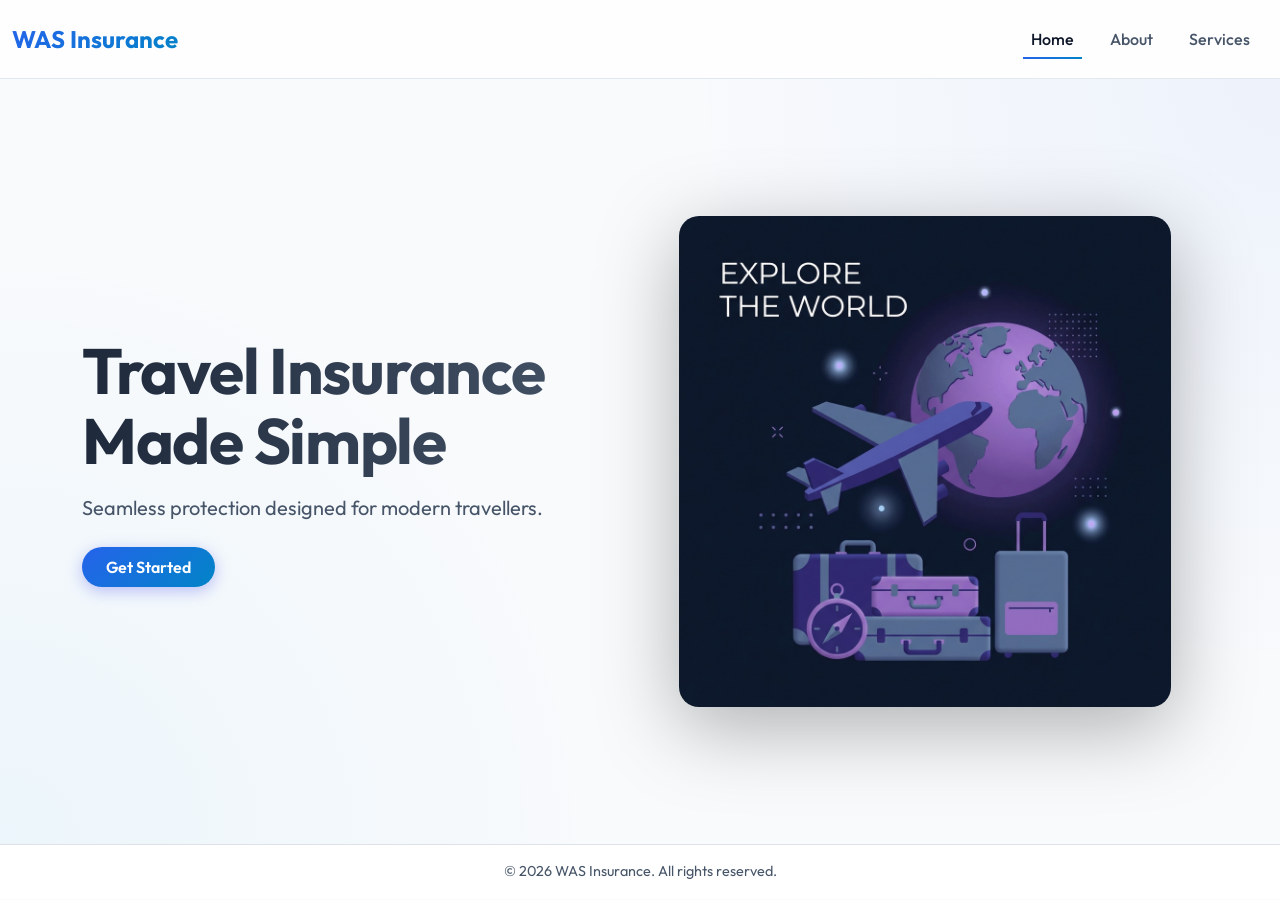
<file: index.html>
<!DOCTYPE html>
<html lang="en">
<head>
    <meta charset="UTF-8">
    <meta name="viewport" content="width=device-width, initial-scale=1.0">
    <meta name="description" content="WAS Insurance offers simple, seamless, and comprehensive travel insurance for modern travellers. Get your quote today.">
    <meta name="keywords" content="travel insurance, seamless protection, modern travellers, insurance quote, WAS insurance">
     <title>Travel Insurance Made Simple - WAS Insurance</title>

  <link href="https://cdn.jsdelivr.net/npm/bootstrap@5.3.2/dist/css/bootstrap.min.css" rel="stylesheet">

  <link rel="stylesheet" href="css/style.css" />
</head>
<body>
    <nav class = "navbar navbar-expand-lg">
        <div class="container-fluid">
            <a class="navbar-brand" href="#">WAS Insurance</a>
            <button class="navbar-toggler" type="button" data-bs-toggle="collapse" data-bs-target="#navbarNav" aria-controls="navbarNav" aria-expanded="false" aria-label="Toggle navigation">
                <span class="navbar-toggler-icon"></span>
            </button>
            <div class="collapse navbar-collapse" id="navbarNav">
                <ul class="navbar-nav ms-auto">
                    <li class="nav-item">
                        <a class="nav-link active" aria-current="page" href="index.html">Home</a>
                    </li>
                     <li class="nav-item">
                        <a class="nav-link" href="page2.html">About</a>
                    </li>
                     <li class="nav-item">
                        <a class="nav-link" href="page3.html">Services</a>
                    </li>
                </ul>
            </div>
        </div>
    </nav>
    <main>
    <section class="hero-section d-flex align-items-center">
        <div class="container">
            <div class="row align-items-center">
                <div class="col-lg-6 text-center text-lg-start">
                    <h1 class="fw-bold mb-3">Travel Insurance Made Simple</h1>
                    <p class="mb-4">Seamless protection designed for modern travellers.</p>
                    <a href="page2.html" class="btn btn-primary px-4 py-2">Get Started</a>
                </div>
                <div class="col-lg-6 mt-5 mt-lg-0 text-center">
                    <img src="images/hero.png" alt="Travel Insurance" class="img-fluid hero-image">
                </div>
            </div>
      </div>
    </section>
    </main>
   <footer class="text-center py-3 border-top">
        <div class="container">
            <p class="mb-0">&copy; 2026 WAS Insurance. All rights reserved.</p>
        </div>
    </footer>
        <script src="https://cdn.jsdelivr.net/npm/bootstrap@5.3.2/dist/js/bootstrap.bundle.min.js"></script>
        <script src="js/script.js"></script>
</body>
</html>
</file>
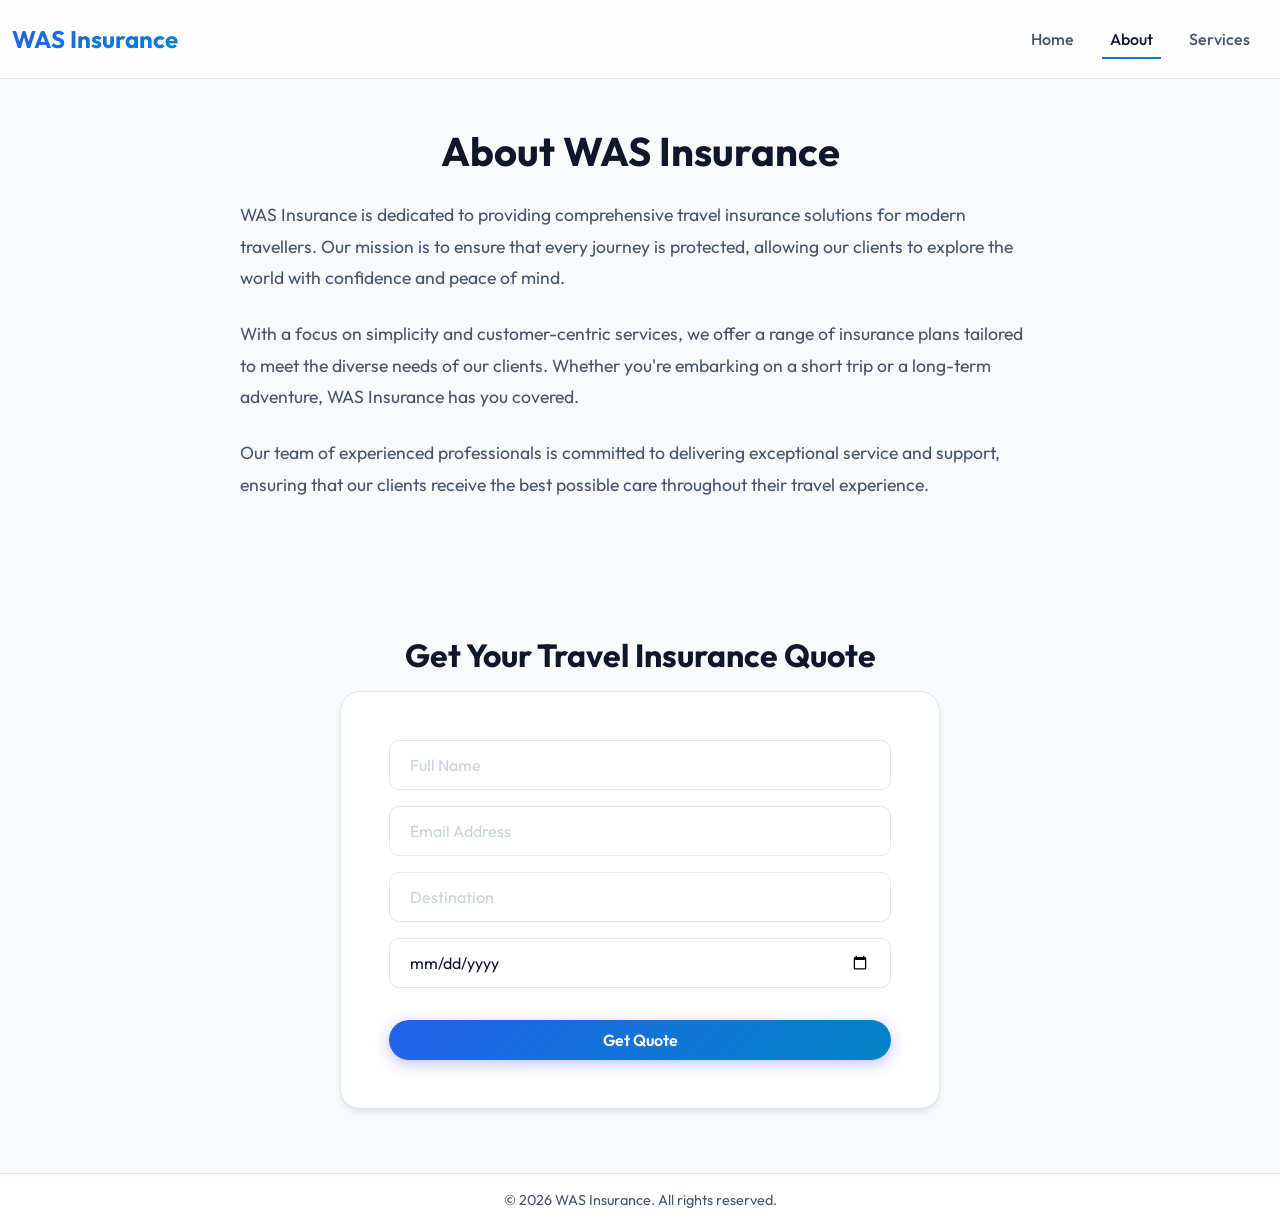
<file: page2.html>
<!DOCTYPE html>
<html lang="en">
<head>
    <meta charset="UTF-8">
    <meta name="viewport" content="width=device-width, initial-scale=1.0">
    <meta name="description" content="Learn more about WAS Insurance, our mission, and our dedication to providing comprehensive travel insurance for modern travellers.">
    <meta name="keywords" content="about was insurance, travel insurance company, insurance mission, traveller protection">
    <title>About - WAS Insurance</title>

    <link href="https://cdn.jsdelivr.net/npm/bootstrap@5.3.2/dist/css/bootstrap.min.css" rel="stylesheet">

    <link rel="stylesheet" href="css/style.css" />
    <link rel="stylesheet" href="css/page2.css" />
</head>
<body>
    <nav class = "navbar navbar-expand-lg">
        <div class="container-fluid">
            <a class="navbar-brand" href="#">WAS Insurance</a>
            <button class="navbar-toggler" type="button" data-bs-toggle="collapse" data-bs-target="#navbarNav" aria-controls="navbarNav" aria-expanded="false" aria-label="Toggle navigation">
                <span class="navbar-toggler-icon"></span>
            </button>
            <div class="collapse navbar-collapse" id="navbarNav">
                <ul class="navbar-nav ms-auto">
                    <li class="nav-item">
                        <a class="nav-link" href="index.html">Home</a>
                    </li>
                    <li class="nav-item">
                        <a class="nav-link active" aria-current="page" href="page2.html">About</a>
                    </li>
                    <li class="nav-item">
                        <a class="nav-link" href="page3.html">Services</a>
                    </li>
                </ul>
            </div>
        </div>
    </nav>
    <main>
    <section class="about-section py-5">
        <div class="container">
            <h1 class="fw-bold mb-4 text-center">About WAS Insurance</h1>
            <p class="mb-4 animate-on-scroll">WAS Insurance is dedicated to providing comprehensive travel insurance solutions for modern travellers. Our mission is to ensure that every journey is protected, allowing our clients to explore the world with confidence and peace of mind.</p>
            <p class="mb-4 animate-on-scroll">With a focus on simplicity and customer-centric services, we offer a range of insurance plans tailored to meet the diverse needs of our clients. Whether you're embarking on a short trip or a long-term adventure, WAS Insurance has you covered.</p>
            <p class="mb-4 animate-on-scroll">Our team of experienced professionals is committed to delivering exceptional service and support, ensuring that our clients receive the best possible care throughout their travel experience.</p>
        </div>
    </section>
    </main>
     <section class = "form-section d-flex align-items-center justify-content-center text-center">
        <div class="container">
        <h2 class="fw-bold mb-3">Get Your Travel Insurance Quote</h2>

        <form>
            <div class="mb-3">
                <input type="text" class="form-control" placeholder="Full Name" required>
            </div>
            <div class="mb-3">
                <input type="email" class="form-control" placeholder="Email Address" required>
            </div>
            <div class="mb-3">
                <input type="text" class="form-control" placeholder="Destination" required>
            </div>
            <div class="mb-3">
                <input type="date" class="form-control" placeholder="Travel Dates" required>
            </div>
            <button type="submit" class="btn btn-primary px-4 py-2">Get Quote</button>
        </form>
      </div>
    </section>
    <footer class="text-center py-3 border-top">
        <div class="container">
            <p class="mb-0">&copy; 2026 WAS Insurance. All rights reserved.</p>
        </div>
    </footer>
    <script src="https://cdn.jsdelivr.net/npm/bootstrap@5.3.2/dist/js/bootstrap.bundle.min.js"></script>
    <script src="js/script.js"></script>
</body>
</html>
</file>
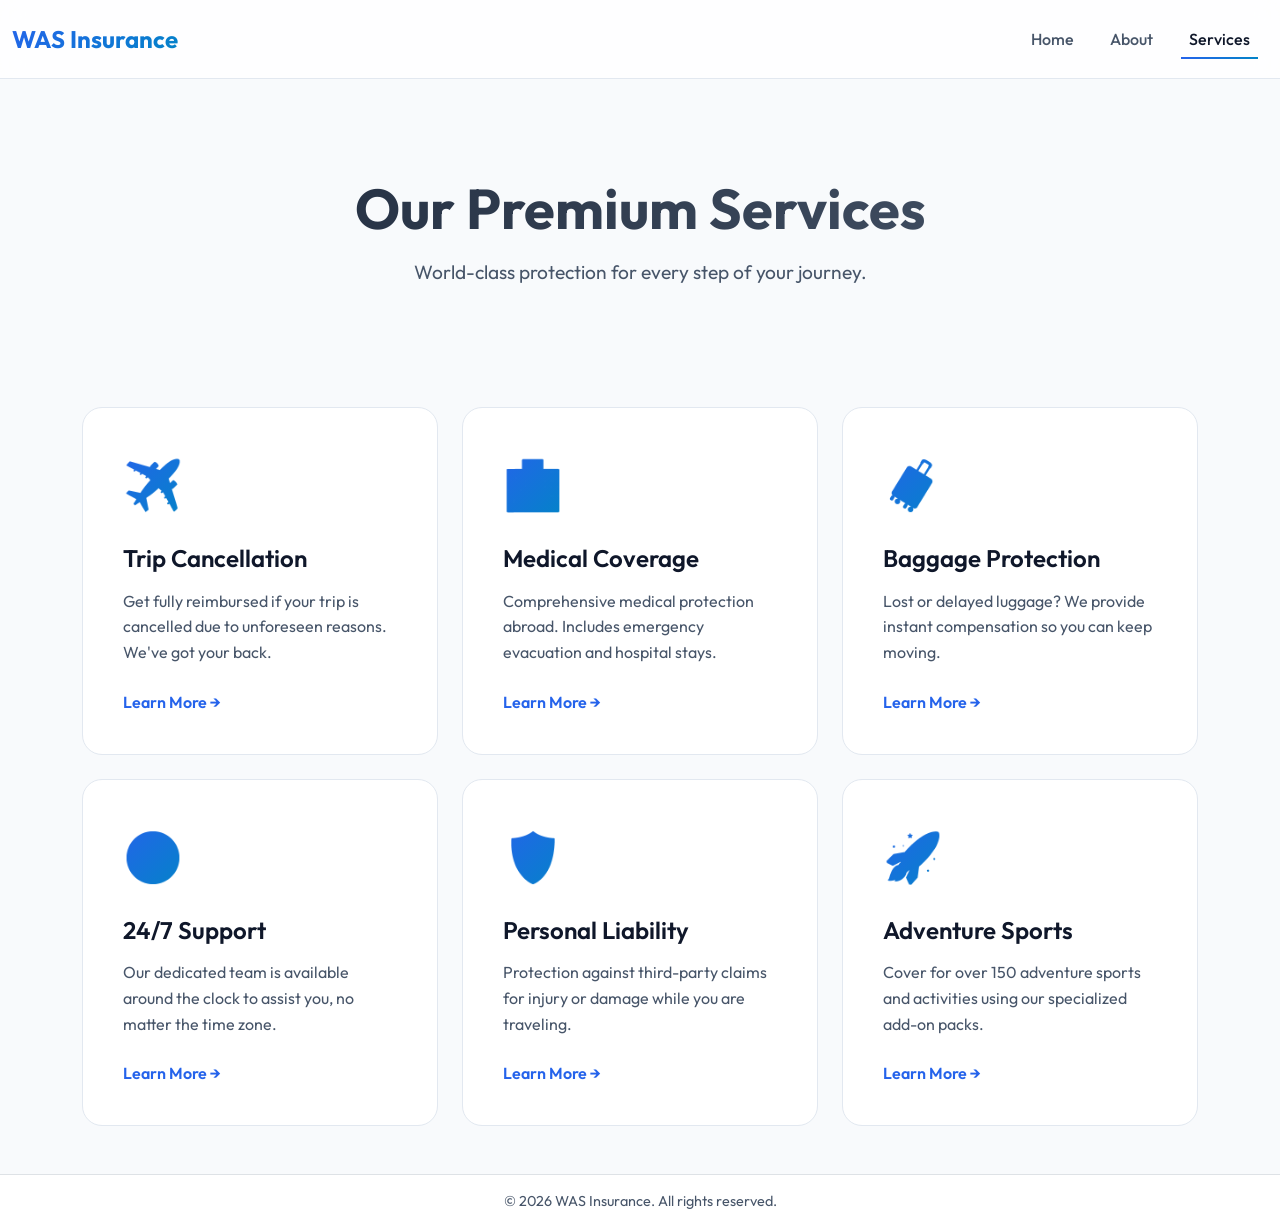
<file: page3.html>
<!DOCTYPE html>
<html lang="en">
<head>
    <meta charset="UTF-8">
    <meta name="viewport" content="width=device-width, initial-scale=1.0">
    <meta name="description" content="Discover our premium travel insurance services including Trip Cancellation, Medical Coverage, Baggage Protection, and more.">
    <meta name="keywords" content="travel insurance services, trip cancellation, medical coverage, baggage protection, adventure sports cover">
    <title>Services - WAS Insurance</title>

    <link href="https://cdn.jsdelivr.net/npm/bootstrap@5.3.2/dist/css/bootstrap.min.css" rel="stylesheet">

    <link rel="stylesheet" href="css/style.css" />
    <link rel="stylesheet" href="css/page3.css" />
</head>
<body>
    <nav class = "navbar navbar-expand-lg">
        <div class="container-fluid">
            <a class="navbar-brand" href="#">WAS Insurance</a>
            <button class="navbar-toggler" type="button" data-bs-toggle="collapse" data-bs-target="#navbarNav" aria-controls="navbarNav" aria-expanded="false" aria-label="Toggle navigation">
                <span class="navbar-toggler-icon"></span>
            </button>
            <div class="collapse navbar-collapse" id="navbarNav">
                <ul class="navbar-nav ms-auto">
                    <li class="nav-item">
                        <a class="nav-link" href="index.html">Home</a>
                    </li>
                     <li class="nav-item">
                        <a class="nav-link" href="page2.html">About</a>
                    </li>
                     <li class="nav-item">
                        <a class="nav-link active" aria-current="page" href="page3.html">Services</a>
                    </li>
                </ul>
            </div>
        </div>
    </nav>
    <main>
    <section class="services-header text-center">
        <div class="container">
            <h1 class="fw-bold mb-3">Our Premium Services</h1>
            <p class="mb-4">World-class protection for every step of your journey.</p>
        </div>
    </section>
    <section class="services-grid py-5">
        <div class="container">
            <div class="row g-4">
                <div class="col-md-4">
                    <div class="service-card animate-on-scroll">
                        <div class="icon-wrapper">✈️</div>
                        <h3>Trip Cancellation</h3>
                        <p>Get fully reimbursed if your trip is cancelled due to unforeseen reasons. We've got your back.</p>
                        <a href="#" class="read-more">Learn More &rarr;</a>
                    </div>
                </div>
                 <div class="col-md-4">
                    <div class="service-card animate-on-scroll">
                        <div class="icon-wrapper">🏥</div>
                        <h3>Medical Coverage</h3>
                        <p>Comprehensive medical protection abroad. Includes emergency evacuation and hospital stays.</p>
                        <a href="#" class="read-more">Learn More &rarr;</a>
                    </div>
                </div>
                 <div class="col-md-4">
                    <div class="service-card animate-on-scroll">
                        <div class="icon-wrapper">🧳</div>
                        <h3>Baggage Protection</h3>
                        <p>Lost or delayed luggage? We provide instant compensation so you can keep moving.</p>
                        <a href="#" class="read-more">Learn More &rarr;</a>
                    </div>
                </div>
                 <div class="col-md-4">
                    <div class="service-card animate-on-scroll">
                        <div class="icon-wrapper">🕒</div>
                        <h3>24/7 Support</h3>
                        <p>Our dedicated team is available around the clock to assist you, no matter the time zone.</p>
                        <a href="#" class="read-more">Learn More &rarr;</a>
                    </div>
                </div>
                 <div class="col-md-4">
                    <div class="service-card animate-on-scroll">
                        <div class="icon-wrapper">🛡️</div>
                        <h3>Personal Liability</h3>
                        <p>Protection against third-party claims for injury or damage while you are traveling.</p>
                        <a href="#" class="read-more">Learn More &rarr;</a>
                    </div>
                </div>
                 <div class="col-md-4">
                    <div class="service-card animate-on-scroll">
                        <div class="icon-wrapper">🚀</div>
                        <h3>Adventure Sports</h3>
                        <p>Cover for over 150 adventure sports and activities using our specialized add-on packs.</p>
                        <a href="#" class="read-more">Learn More &rarr;</a>
                    </div>
                </div>
            </div>
        </div>
    </section>
    </main>
    <footer class="text-center py-3 border-top">
        <div class="container">
            <p class="mb-0">&copy; 2026 WAS Insurance. All rights reserved.</p>
        </div>
    </footer>
    <script src="https://cdn.jsdelivr.net/npm/bootstrap@5.3.2/dist/js/bootstrap.bundle.min.js"></script>
    <script src="js/script.js"></script>
</body>
</html>
</file>
<file: css/style.css>
@import url('https://fonts.googleapis.com/css2?family=Outfit:wght@300;400;600;700&display=swap');

:root {
  --primary-bg: #f8fafc;
  --secondary-bg: #ffffff;
  --accent-color: #2563eb;
  --accent-glow: #60a5fa;
  --text-main: #0f172a;
  --text-muted: #475569;
  --glass-bg: rgba(255, 255, 255, 0.9);
  --glass-border: rgba(226, 232, 240, 1);
  --gradient-main: linear-gradient(135deg, #2563eb 0%, #0284c7 100%);
  --card-shadow: 0 10px 15px -3px rgba(0, 0, 0, 0.1);
}

body {
  font-family: 'Outfit', sans-serif;
  background-color: var(--primary-bg);
  color: var(--text-main);
  overflow-x: hidden;
}

.navbar {
  background-color: rgba(255, 255, 255, 0.8) !important;
  backdrop-filter: blur(12px);
  -webkit-backdrop-filter: blur(12px);
  border-bottom: 1px solid var(--glass-border);
  padding: 1rem 0;
  transition: all 0.3s ease;
}

.navbar-brand {
  font-weight: 700;
  font-size: 1.5rem;
  background: var(--gradient-main);
  -webkit-background-clip: text;
  -webkit-text-fill-color: transparent;
  background-clip: text;
}

.navbar-nav .nav-link {
  color: var(--text-muted) !important;
  font-weight: 500;
  margin: 0 10px;
  transition: color 0.3s ease;
  position: relative;
}

.navbar-nav .nav-link.active,
.navbar-nav .nav-link:hover {
  color: var(--text-main) !important;
}

.navbar-nav .nav-link::after {
  content: '';
  position: absolute;
  width: 0;
  height: 2px;
  bottom: 0;
  left: 0;
  background: var(--gradient-main);
  transition: width 0.3s ease;
}

.navbar.navbar-scrolled {
  background-color: rgba(255, 255, 255, 0.95) !important;
  box-shadow: 0 4px 20px rgba(0, 0, 0, 0.2);
  padding: 0.5rem 0;
}

.navbar-nav .nav-link:hover::after,
.navbar-nav .nav-link.active::after {
  width: 100%;
}

.animate-on-scroll {
  opacity: 0;
  transform: translateY(20px);
  transition: all 0.8s ease-out;
}

.animate-on-scroll.visible {
  opacity: 1;
  transform: translateY(0);
}

.hero-section {
  min-height: 85vh;
  position: relative;
  background: radial-gradient(circle at top right, rgba(37, 99, 235, 0.05), transparent 40%),
              radial-gradient(circle at bottom left, rgba(14, 165, 233, 0.05), transparent 40%);
  display: flex;
  align-items: center;
  text-align: center;
  overflow: hidden;
}

.hero-section h1 {
  font-size: 4rem;
  font-weight: 700;
  line-height: 1.1;
  margin-bottom: 1.5rem;
  letter-spacing: -0.02em;
  background: linear-gradient(to right, #1e293b, #475569);
  -webkit-background-clip: text;
  -webkit-text-fill-color: transparent;
  background-clip: text;
  animation: fadeUp 0.8s ease-out forwards;
}

.hero-section p {
  color: var(--text-muted);
  font-size: 1.25rem;
  max-width: 600px;
  margin: 0 auto 2rem auto;
  animation: fadeUp 0.8s ease-out 0.2s forwards;
  opacity: 0;
}

.btn-primary {
  background: var(--gradient-main);
  border: none;
  padding: 12px 32px;
  font-weight: 600;
  border-radius: 50px;
  position: relative;
  z-index: 1;
  overflow: hidden;
  transition: all 0.3s ease;
  box-shadow: 0 4px 15px rgba(99, 102, 241, 0.4);
  animation: fadeUp 0.8s ease-out 0.4s forwards;
  opacity: 0;
}

.btn-primary:hover {
  transform: translateY(-2px);
  box-shadow: 0 8px 25px rgba(99, 102, 241, 0.5);
}

footer {
  background-color: var(--secondary-bg);
  border-top: 1px solid var(--glass-border) !important;
  color: var(--text-muted);
  font-size: 0.9rem;
}

@keyframes fadeUp {
  from {
    opacity: 0;
    transform: translateY(20px);
  }
  to {
    opacity: 1;
    transform: translateY(0);
  }
}

.hero-image {
  max-width: 90%;
  height: auto;
  filter: drop-shadow(0 20px 40px rgba(0,0,0,0.3));
  animation: float 6s ease-in-out infinite;
  border-radius: 20px;
}

@keyframes float {
  0% { transform: translateY(0px); }
  50% { transform: translateY(-20px); }
  100% { transform: translateY(0px); }
}

@media (min-width: 992px) {
  .hero-section p {
    margin-left: 0;
    margin-right: 0;
  }
}

@media (max-width: 768px) {
  .hero-section h1 {
    font-size: 2.5rem;
  }
  
  .navbar-collapse {
    background: var(--secondary-bg);
    padding: 1rem;
    border-radius: 12px;
    margin-top: 10px;
    border: 1px solid var(--glass-border);
  }
}
</file>
<file: css/page2.css>
@import url('https://fonts.googleapis.com/css2?family=Outfit:wght@300;400;600;700&display=swap');

:root {
  --primary-bg: #f8fafc;
  --secondary-bg: #ffffff;
  --accent-color: #2563eb;
  --accent-glow: #60a5fa;
  --text-main: #0f172a;
  --text-muted: #475569;
  --glass-bg: rgba(255, 255, 255, 0.9);
  --glass-border: rgba(226, 232, 240, 1);
  --gradient-main: linear-gradient(135deg, #2563eb 0%, #0284c7 100%);
  --input-bg: #ffffff;
}

body {
  font-family: 'Outfit', sans-serif;
  background-color: var(--primary-bg);
  color: var(--text-main);
  overflow-x: hidden;
}

.about-section {
  padding: 5rem 0;
  position: relative;
}

.about-section h2 {
  font-size: 2.5rem;
  margin-bottom: 2rem;
  margin-bottom: 2rem;
  background: linear-gradient(to right, #1e293b, #475569);
  -webkit-background-clip: text;
  -webkit-text-fill-color: transparent;
  background-clip: text;
}

.about-section p {
  color: var(--text-muted);
  font-size: 1.1rem;
  line-height: 1.8;
  max-width: 800px;
  margin: 0 auto 1.5rem auto;
}

.form-section {
    padding: 4rem 0;
    background: transparent;
}

.form-section h2 {
    margin-bottom: 2rem;
}

.form-section form {
    background: #ffffff;
    border: 1px solid #e2e8f0;
    padding: 3rem;
    border-radius: 20px;
    box-shadow: 0 4px 6px -1px rgba(0, 0, 0, 0.1);
    max-width: 600px;
    margin: 0 auto;
}

.form-control {
    background-color: var(--input-bg);
    border: 1px solid var(--glass-border);
    color: var(--text-main);
    padding: 12px 20px;
    border-radius: 10px;
    margin-bottom: 1rem;
    transition: all 0.3s ease;
}

.form-control:focus {
    background-color: #ffffff;
    border-color: var(--accent-color);
    box-shadow: 0 0 0 4px rgba(37, 99, 235, 0.1);
    color: var(--text-main);
    outline: none;
}

.form-control::placeholder {
    color: rgba(148, 163, 184, 0.5);
}

.btn-primary {
    background: var(--gradient-main);
    border: none;
    padding: 12px 40px;
    border-radius: 50px;
    font-weight: 600;
    margin-top: 1rem;
    width: 100%;
    transition: transform 0.2s;
}

.btn-primary:hover {
    transform: translateY(-2px);
    box-shadow: 0 10px 15px -3px rgba(37, 99, 235, 0.3);
}

footer {
    border-top-color: var(--glass-border) !important;
}

@media (max-width: 768px) {
    .form-section form {
        padding: 2rem 1.5rem;
    }
}
</file>
<file: css/page3.css>
.services-header {
    padding: 6rem 0 3rem 0;
    position: relative;
}

.services-header h1 {
    font-size: 3.5rem;
    background: linear-gradient(to right, #1e293b, #475569);
    -webkit-background-clip: text;
    -webkit-text-fill-color: transparent;
    background-clip: text;
}

.services-header p {
    color: var(--text-muted);
    font-size: 1.2rem;
    max-width: 600px;
    margin: 0 auto;
}

.service-card {
    background: #ffffff;
    border: 1px solid #e2e8f0;
    padding: 2.5rem;
    border-radius: 20px;
    height: 100%;
    transition: all 0.4s ease;
    cursor: pointer;
    position: relative;
    overflow: hidden;
}

.service-card:hover {
    transform: translateY(-10px);
    box-shadow: var(--card-shadow);
    border-color: var(--accent-color);
}

.service-card::before {
    content: '';
    position: absolute;
    top: 0;
    left: 0;
    width: 100%;
    height: 4px;
    background: var(--gradient-main);
    transform: scaleX(0);
    transform-origin: left;
    transition: transform 0.4s ease;
}

.service-card:hover::before {
    transform: scaleX(1);
}

.icon-wrapper {
    font-size: 3rem;
    margin-bottom: 1.5rem;
    background: var(--gradient-main);
    -webkit-background-clip: text;
    background-clip: text;
    -webkit-text-fill-color: transparent;
    display: inline-block;
}

.service-card h3 {
    color: var(--text-main);
    font-size: 1.5rem;
    font-weight: 600;
    margin-bottom: 1rem;
}

.service-card p {
    color: var(--text-muted);
    font-size: 1rem;
    line-height: 1.6;
    margin-bottom: 1.5rem;
}

.read-more {
    color: var(--accent-color);
    text-decoration: none;
    font-weight: 600;
    display: inline-flex;
    align-items: center;
    transition: all 0.3s ease;
}

.read-more:hover {
    color: var(--accent-glow);
    transform: translateX(5px);
}

@media (max-width: 768px) {
    .services-header h1 {
        font-size: 2.5rem;
    }
}
</file>
